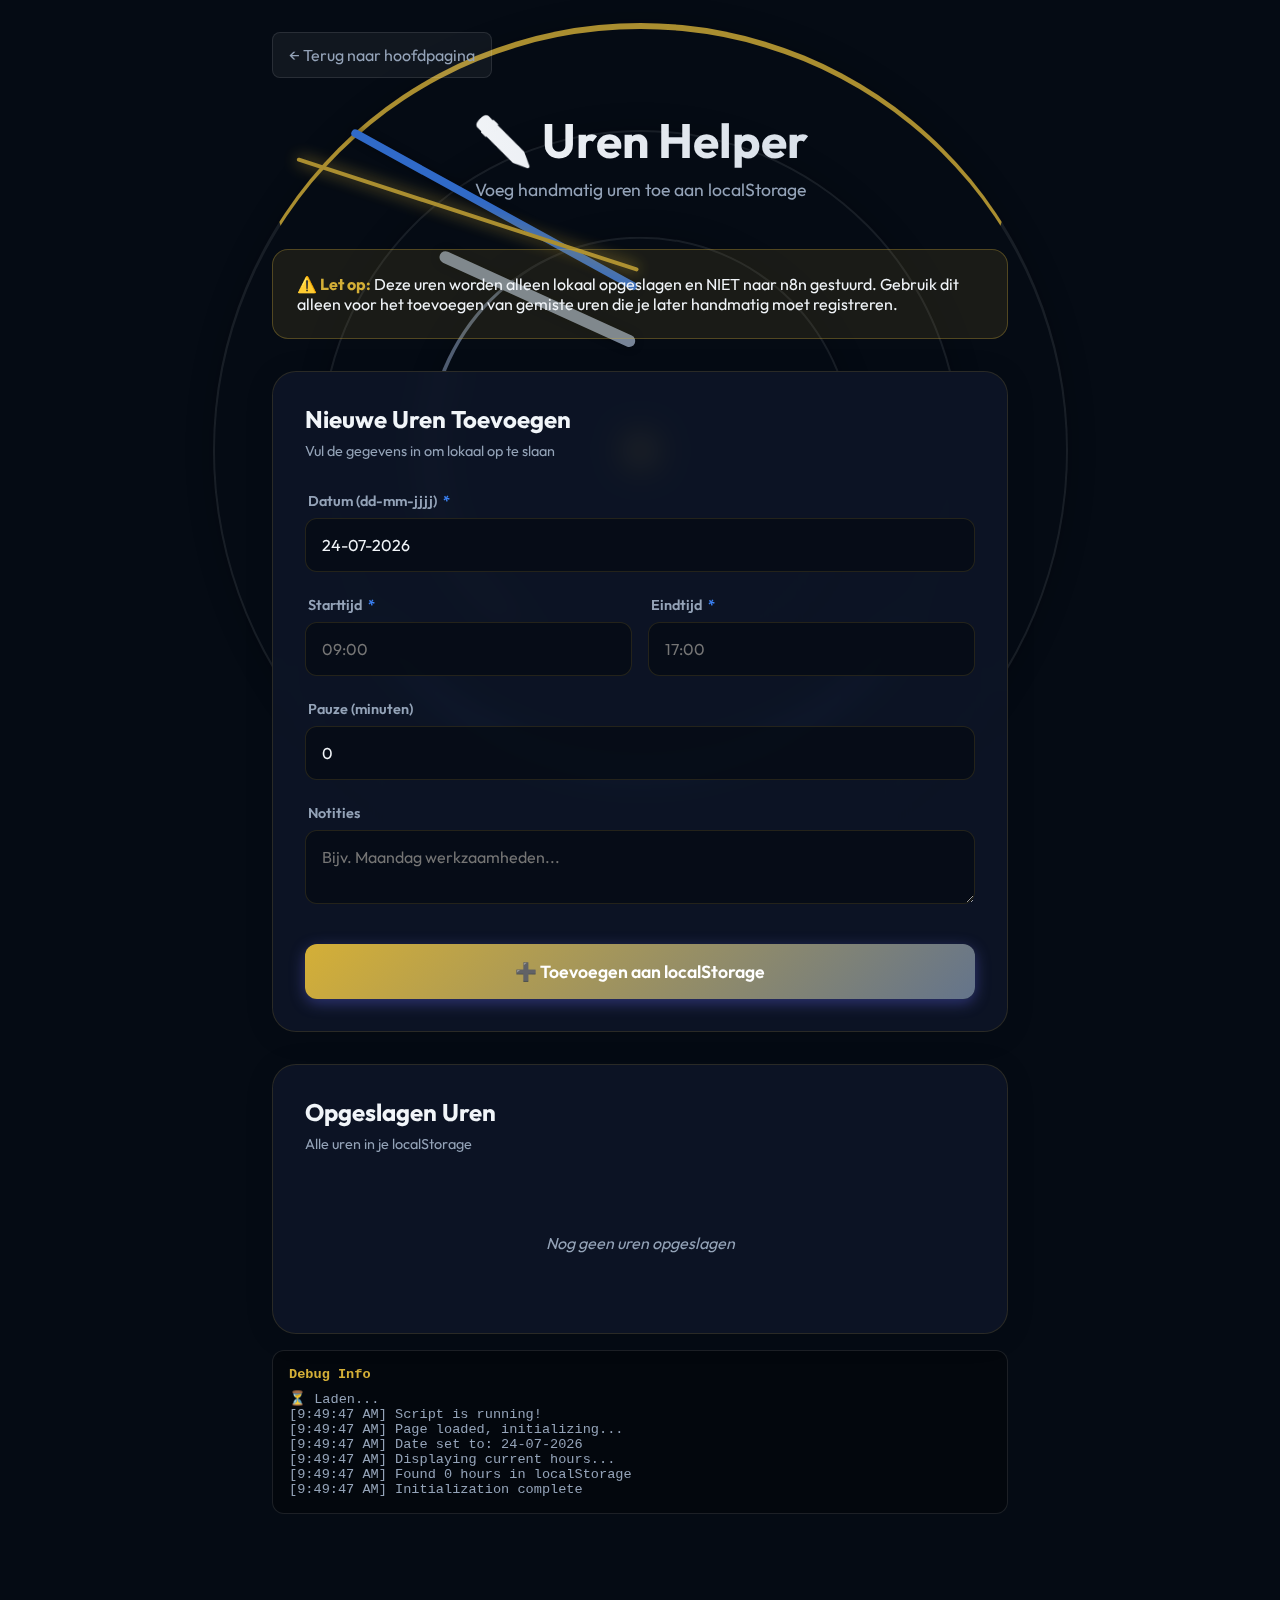
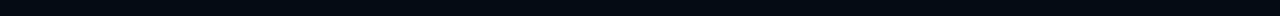
<file: hours-helper.html>
<!DOCTYPE html>
<html lang="nl">

<head>
    <meta charset="UTF-8">
    <meta name="viewport" content="width=device-width, initial-scale=1.0">
    <title>Uren Helper - Handmatig Toevoegen</title>
    <link rel="icon"
        href="data:image/svg+xml,<svg xmlns=%22http://www.w3.org/2000/svg%22 viewBox=%220 0 100 100%22><text y=%22.9em%22 font-size=%2290%22>✏️</text></svg>">
    <link rel="preconnect" href="https://fonts.googleapis.com">
    <link rel="preconnect" href="https://fonts.gstatic.com" crossorigin>
    <link href="https://fonts.googleapis.com/css2?family=Outfit:wght@300;400;600;700&display=swap" rel="stylesheet">
    <link rel="stylesheet" href="style.css?v=20251210">
    <style>
        /* Additional styles specific to helper page */
        .helper-container {
            max-width: 800px;
            margin: 0 auto;
        }

        .back-link {
            display: inline-flex;
            align-items: center;
            gap: 0.5rem;
            color: var(--text-secondary);
            text-decoration: none;
            padding: 0.75rem 1rem;
            border-radius: 8px;
            background: rgba(255, 255, 255, 0.05);
            border: 1px solid rgba(255, 255, 255, 0.1);
            transition: all 0.3s ease;
            margin-bottom: 2rem;
        }

        .back-link:hover {
            background: rgba(255, 255, 255, 0.1);
            color: var(--accent-primary);
            transform: translateX(-4px);
        }

        .info-banner {
            background: rgba(212, 175, 55, 0.1);
            border: 1px solid rgba(212, 175, 55, 0.3);
            border-radius: 16px;
            padding: 1.5rem;
            margin-bottom: 2rem;
            color: var(--text-primary);
        }

        .info-banner strong {
            color: var(--accent-primary);
        }

        .current-hours-section {
            margin-top: 2rem;
        }

        .hours-list {
            display: flex;
            flex-direction: column;
            gap: 1rem;
            max-height: 400px;
            overflow-y: auto;
            padding: 1rem 0;
        }

        .hour-item {
            background: rgba(255, 255, 255, 0.03);
            border: 1px solid rgba(255, 255, 255, 0.1);
            border-radius: 12px;
            padding: 1rem;
            color: var(--text-primary);
            font-size: 0.9rem;
            line-height: 1.6;
        }

        .hour-item strong {
            color: var(--accent-secondary);
        }

        .no-hours {
            text-align: center;
            color: var(--text-secondary);
            padding: 2rem;
            font-style: italic;
        }

        .debug-info {
            background: rgba(0, 0, 0, 0.3);
            border: 1px solid rgba(255, 255, 255, 0.1);
            border-radius: 12px;
            padding: 1rem;
            margin-top: 1rem;
            font-family: monospace;
            font-size: 0.85rem;
            color: var(--text-secondary);
            max-height: 200px;
            overflow-y: auto;
        }

        .debug-info h4 {
            color: var(--accent-primary);
            margin-bottom: 0.5rem;
        }
    </style>
</head>

<body>
    <div class="background-clock">
        <div class="clock-ring ring-1"></div>
        <div class="clock-ring ring-2"></div>
        <div class="clock-ring ring-3"></div>
        <div class="clock-center"></div>
        <div class="clock-hand hour"></div>
        <div class="clock-hand minute"></div>
        <div class="clock-hand second"></div>
    </div>

    <main class="container helper-container">
        <a href="index.html" class="back-link">
            ← Terug naar hoofdpagina
        </a>

        <header class="header">
            <h1>✏️ Uren Helper</h1>
            <p class="subtitle">Voeg handmatig uren toe aan localStorage</p>
        </header>

        <div class="info-banner">
            <strong>⚠️ Let op:</strong> Deze uren worden alleen lokaal opgeslagen en NIET naar n8n gestuurd. Gebruik dit
            alleen voor het toevoegen van gemiste uren die je later handmatig moet registreren.
        </div>

        <section class="card glass-panel">
            <div class="card-header">
                <div>
                    <h2>Nieuwe Uren Toevoegen</h2>
                    <p>Vul de gegevens in om lokaal op te slaan</p>
                </div>
            </div>

            <form id="hoursForm" class="form-group">
                <div class="input-group">
                    <label for="date">Datum (dd-mm-jjjj) <span class="required">*</span></label>
                    <input type="text" id="date" placeholder="10-12-2024" pattern="\d{2}-\d{2}-\d{4}" required>
                </div>

                <div class="input-row">
                    <div class="input-group">
                        <label for="startTime">Starttijd <span class="required">*</span></label>
                        <input type="text" id="startTime" name="startTime" placeholder="09:00"
                            pattern="[0-9]{2}:[0-9]{2}" title="Tijd in formaat UU:MM (bijv. 09:00)" required>
                    </div>
                    <div class="input-group">
                        <label for="endTime">Eindtijd <span class="required">*</span></label>
                        <input type="text" id="endTime" name="endTime" placeholder="17:00" pattern="[0-9]{2}:[0-9]{2}"
                            title="Tijd in formaat UU:MM (bijv. 17:00)" required>
                    </div>
                </div>

                <div class="input-group">
                    <label for="pause">Pauze (minuten)</label>
                    <input type="number" id="pause" name="pause" placeholder="30" min="0" value="0">
                </div>

                <div class="input-group">
                    <label for="notes">Notities</label>
                    <textarea id="notes" name="notes" placeholder="Bijv. Maandag werkzaamheden..." rows="2"></textarea>
                </div>

                <button type="submit" class="btn-primary" id="submitBtn">
                    <span class="btn-text">➕ Toevoegen aan localStorage</span>
                    <div class="loader hidden"></div>
                </button>
            </form>
        </section>

        <section class="card glass-panel current-hours-section">
            <div class="card-header">
                <div>
                    <h2>Opgeslagen Uren</h2>
                    <p>Alle uren in je localStorage</p>
                </div>
            </div>
            <div class="hours-list" id="hoursList">
                <div class="no-hours">Laden...</div>
            </div>
        </section>

        <div class="debug-info" id="debugInfo">
            <h4>Debug Info</h4>
            <div id="debugContent">⏳ Laden...</div>
        </div>
    </main>

    <div id="toast" class="toast hidden">
        <span id="toastMessage">Succesvol opgeslagen!</span>
    </div>

    <script>
        // Debug logging
        function debugLog(message) {
            try {
                const debugContent = document.getElementById('debugContent');
                const timestamp = new Date().toLocaleTimeString();
                if (debugContent) {
                    debugContent.innerHTML += `<br>[${timestamp}] ${message}`;
                }
                console.log(`[DEBUG] ${message}`);
            } catch (error) {
                console.error('Debug log error:', error);
            }
        }

        // Test immediately
        console.log('=== SCRIPT LOADED ===');
        debugLog('Script is running!');

        // Get week number (ISO 8601)
        function getWeekNumber(d) {
            d = new Date(Date.UTC(d.getFullYear(), d.getMonth(), d.getDate()));
            d.setUTCDate(d.getUTCDate() + 4 - (d.getUTCDay() || 7));
            var yearStart = new Date(Date.UTC(d.getUTCFullYear(), 0, 1));
            var weekNo = Math.ceil((((d - yearStart) / 86400000) + 1) / 7);
            return weekNo;
        }

        function generateUniqueId() {
            return `${Date.now()}-${Math.random().toString(36).substr(2, 9)}`;
        }

        function showToast(message, type = 'success') {
            const toast = document.getElementById('toast');
            const toastMsg = document.getElementById('toastMessage');

            toastMsg.textContent = message;
            toast.style.borderColor = type === 'success' ? 'var(--success)' : 'var(--error)';
            toast.style.color = type === 'success' ? 'var(--success)' : 'var(--error)';

            toast.classList.remove('hidden');

            setTimeout(() => {
                toast.classList.add('hidden');
            }, 4000);
        }

        function addHoursToLocalStorage(date, startTime, endTime, breakMinutes, notes) {
            debugLog(`Adding hours: ${date}, ${startTime}-${endTime}, break: ${breakMinutes}m`);

            // Parse date from dd-mm-yyyy
            const [day, month, year] = date.split('-');
            const isoDate = `${year}-${month}-${day}`;

            debugLog(`Converted date: ${isoDate}`);

            // Calculate week number
            const dateObj = new Date(year, month - 1, day);
            const weekNo = getWeekNumber(dateObj);

            debugLog(`Week number: ${weekNo}`);

            // Generate unique ID
            const id = generateUniqueId();

            // Create entry
            const entry = {
                'id': id,
                'Date': isoDate,
                'Week Number': weekNo,
                'Start Time': startTime,
                'End Time': endTime,
                'Break in minutes': parseInt(breakMinutes),
                'Notes': notes,
                'timestamp': new Date().toISOString()
            };

            debugLog(`Entry created with ID: ${id}`);

            // Get existing hours
            const existingData = localStorage.getItem('registeredHours');
            debugLog(`Existing localStorage data: ${existingData ? existingData.length + ' chars' : 'empty'}`);

            const hours = JSON.parse(existingData || '[]');
            debugLog(`Current hours count: ${hours.length}`);

            // Add to localStorage
            hours.push(entry);
            localStorage.setItem('registeredHours', JSON.stringify(hours));

            debugLog(`Saved! New hours count: ${hours.length}`);

            // Verify save
            const verification = localStorage.getItem('registeredHours');
            const verifyHours = JSON.parse(verification || '[]');
            debugLog(`Verification: ${verifyHours.length} hours in storage`);

            return entry;
        }

        function displayCurrentHours() {
            debugLog('Displaying current hours...');

            const hours = JSON.parse(localStorage.getItem('registeredHours') || '[]');
            const hoursList = document.getElementById('hoursList');

            debugLog(`Found ${hours.length} hours in localStorage`);

            if (hours.length === 0) {
                hoursList.innerHTML = '<div class="no-hours">Nog geen uren opgeslagen</div>';
                return;
            }

            // Sort by date (newest first)
            hours.sort((a, b) => new Date(b.Date) - new Date(a.Date));

            hoursList.innerHTML = hours.map(entry => {
                try {
                    // Validate entry has required fields
                    if (!entry['Start Time'] || !entry['End Time']) {
                        debugLog(`Skipping invalid entry: ${JSON.stringify(entry)}`);
                        return '';
                    }

                    const date = new Date(entry.Date);
                    const dateStr = date.toLocaleDateString('nl-NL', { weekday: 'short', day: 'numeric', month: 'short', year: 'numeric' });
                    const breakMins = entry['Break in minutes'] || 0;

                    // Calculate bruto hours
                    const [startHour, startMin] = entry['Start Time'].split(':').map(Number);
                    const [endHour, endMin] = entry['End Time'].split(':').map(Number);
                    const brutoMinutes = (endHour * 60 + endMin) - (startHour * 60 + startMin);
                    const brutoHours = Math.floor(brutoMinutes / 60);
                    const brutoMins = brutoMinutes % 60;

                    // Calculate netto hours
                    const nettoMinutes = brutoMinutes - breakMins;
                    const nettoHours = Math.floor(nettoMinutes / 60);
                    const nettoMins = nettoMinutes % 60;

                    return `
                        <div class="hour-item">
                            <strong>${dateStr}</strong> - Week ${entry['Week Number']}<br>
                            ${entry['Start Time']} - ${entry['End Time']} = ${brutoHours}u ${brutoMins}m bruto<br>
                            Pauze: ${breakMins}m | <strong>Netto: ${nettoHours}u ${nettoMins}m</strong><br>
                            ${entry.Notes ? `📝 ${entry.Notes}` : ''}
                        </div>
                    `;
                } catch (error) {
                    debugLog(`Error displaying entry: ${error.message}`);
                    console.error('Entry error:', entry, error);
                    return '';
                }
            }).filter(html => html !== '').join('');
        }

        // Form submission
        document.getElementById('hoursForm').addEventListener('submit', (e) => {
            e.preventDefault();

            const submitBtn = document.getElementById('submitBtn');
            const btnText = submitBtn.querySelector('.btn-text');
            const loader = submitBtn.querySelector('.loader');

            // Loading state
            submitBtn.disabled = true;
            btnText.classList.add('hidden');
            loader.classList.remove('hidden');

            try {
                const date = document.getElementById('date').value;
                const startTime = document.getElementById('startTime').value;
                const endTime = document.getElementById('endTime').value;
                const breakMinutes = document.getElementById('pause').value || 0;
                const notes = document.getElementById('notes').value;

                debugLog(`Form submitted with date: ${date}`);

                // Validate time logic
                const [startHour, startMin] = startTime.split(':').map(Number);
                const [endHour, endMin] = endTime.split(':').map(Number);
                const startMinutes = startHour * 60 + startMin;
                const endMinutes = endHour * 60 + endMin;

                if (endMinutes <= startMinutes) {
                    throw new Error('Eindtijd moet na starttijd zijn');
                }

                const entry = addHoursToLocalStorage(date, startTime, endTime, breakMinutes, notes);

                // Calculate worked hours for display
                const nettoMinutes = (endMinutes - startMinutes) - parseInt(breakMinutes);
                const hours = Math.floor(nettoMinutes / 60);
                const minutes = nettoMinutes % 60;

                showToast(`✅ Uren toegevoegd: ${date} (${hours}u ${minutes}m netto)`, 'success');

                // Reset form
                document.getElementById('hoursForm').reset();

                // Set default date to today
                const today = new Date();
                const dd = String(today.getDate()).padStart(2, '0');
                const mm = String(today.getMonth() + 1).padStart(2, '0');
                const yyyy = today.getFullYear();
                document.getElementById('date').value = `${dd}-${mm}-${yyyy}`;

                // Refresh list
                displayCurrentHours();
            } catch (error) {
                debugLog(`ERROR: ${error.message}`);
                showToast('❌ Fout: ' + error.message, 'error');
            } finally {
                // Reset button state
                submitBtn.disabled = false;
                btnText.classList.remove('hidden');
                loader.classList.add('hidden');
            }
        });

        // Clock animation (reuse from main page)
        function startClock() {
            const hourHand = document.querySelector('.clock-hand.hour');
            const minuteHand = document.querySelector('.clock-hand.minute');
            const secondHand = document.querySelector('.clock-hand.second');

            function update() {
                const now = new Date();
                const seconds = now.getSeconds();
                const minutes = now.getMinutes();
                const hours = now.getHours();

                const secondDeg = ((seconds / 60) * 360);
                const minuteDeg = ((minutes / 60) * 360) + ((seconds / 60) * 6);
                const hourDeg = ((hours / 12) * 360) + ((minutes / 60) * 30);

                if (secondHand) secondHand.style.transform = `translate(-50%, -50%) rotate(${secondDeg}deg)`;
                if (minuteHand) minuteHand.style.transform = `translate(-50%, -50%) rotate(${minuteDeg}deg)`;
                if (hourHand) hourHand.style.transform = `translate(-50%, -50%) rotate(${hourDeg}deg)`;

                requestAnimationFrame(update);
            }

            requestAnimationFrame(update);
        }

        // Initialize function
        function initializePage() {
            console.log('=== INITIALIZING PAGE ===');
            debugLog('Page loaded, initializing...');

            // Set default date to today
            const today = new Date();
            const dd = String(today.getDate()).padStart(2, '0');
            const mm = String(today.getMonth() + 1).padStart(2, '0');
            const yyyy = today.getFullYear();
            const dateInput = document.getElementById('date');
            if (dateInput) {
                dateInput.value = `${dd}-${mm}-${yyyy}`;
                debugLog(`Date set to: ${dd}-${mm}-${yyyy}`);
            } else {
                debugLog('ERROR: Date input not found!');
            }

            // Display current hours
            displayCurrentHours();

            // Start clock
            startClock();

            debugLog('Initialization complete');
        }

        // Try multiple initialization methods
        if (document.readyState === 'loading') {
            document.addEventListener('DOMContentLoaded', initializePage);
        } else {
            // DOM already loaded
            initializePage();
        }

        // Fallback - also try after a short delay
        setTimeout(() => {
            if (!document.getElementById('date').value) {
                console.log('Fallback initialization...');
                initializePage();
            }
        }, 500);
    </script>
</body>

</html>
</file>
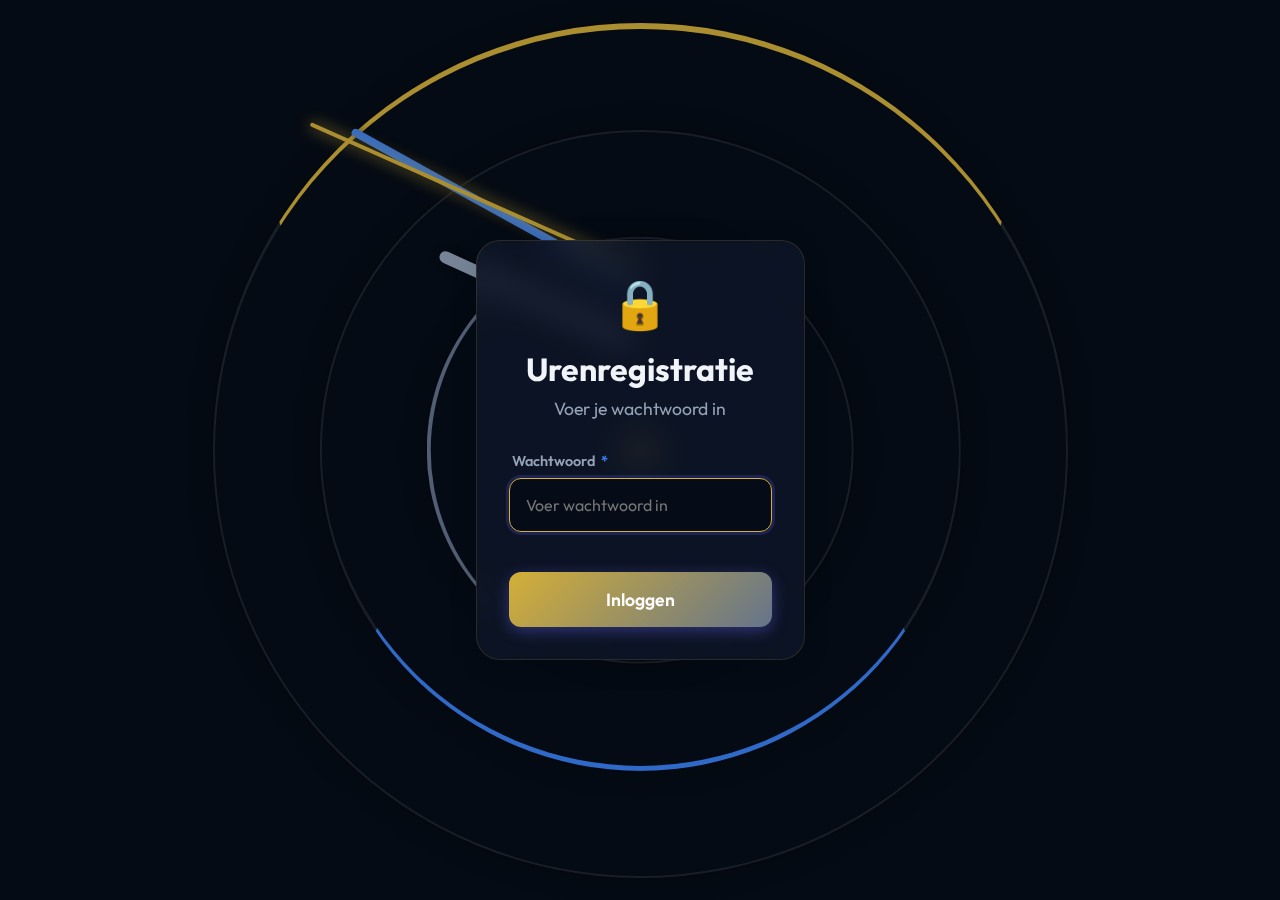
<file: login.html>
<!DOCTYPE html>
<html lang="nl">

<head>
    <meta charset="UTF-8">
    <meta name="viewport" content="width=device-width, initial-scale=1.0">
    <title>Login - Urenregistratie</title>
    <link rel="icon"
        href="data:image/svg+xml,<svg xmlns=%22http://www.w3.org/2000/svg%22 viewBox=%220 0 100 100%22><text y=%22.9em%22 font-size=%2290%22>⏰</text></svg>">
    <link rel="preconnect" href="https://fonts.googleapis.com">
    <link rel="preconnect" href="https://fonts.gstatic.com" crossorigin>
    <link href="https://fonts.googleapis.com/css2?family=Outfit:wght@300;400;600;700&display=swap" rel="stylesheet">
    <link rel="stylesheet" href="style.css">
    <style>
        .login-container {
            display: flex;
            justify-content: center;
            align-items: center;
            min-height: 100vh;
            padding: 20px;
        }

        .login-card {
            max-width: 400px;
            width: 100%;
        }

        .login-header {
            text-align: center;
            margin-bottom: 2rem;
        }

        .login-header h1 {
            font-size: 2rem;
            margin-bottom: 0.5rem;
        }

        .lock-icon {
            font-size: 3rem;
            margin-bottom: 1rem;
        }

        .error-message {
            background: rgba(255, 76, 76, 0.1);
            border: 1px solid var(--error);
            color: var(--error);
            padding: 1rem;
            border-radius: 12px;
            margin-bottom: 1rem;
            display: none;
        }

        .error-message.show {
            display: block;
        }
    </style>
</head>

<body>
    <div class="background-clock">
        <div class="clock-ring ring-1"></div>
        <div class="clock-ring ring-2"></div>
        <div class="clock-ring ring-3"></div>
        <div class="clock-center"></div>
        <div class="clock-hand hour"></div>
        <div class="clock-hand minute"></div>
        <div class="clock-hand second"></div>
    </div>

    <div class="login-container">
        <section class="card glass-panel login-card">
            <div class="login-header">
                <div class="lock-icon">🔒</div>
                <h1>Urenregistratie</h1>
                <p class="subtitle">Voer je wachtwoord in</p>
            </div>

            <div id="errorMessage" class="error-message">
                Onjuist wachtwoord. Probeer het opnieuw.
            </div>

            <form id="loginForm" class="form-group">
                <div class="input-group">
                    <label for="password">Wachtwoord <span class="required">*</span></label>
                    <input type="password" id="password" name="password" placeholder="Voer wachtwoord in" required
                        autofocus>
                </div>

                <button type="submit" class="btn-primary" id="loginBtn">
                    <span class="btn-text">Inloggen</span>
                    <div class="loader hidden"></div>
                </button>
            </form>
        </section>
    </div>

    <script>
        // Start the clock animation
        function startClock() {
            const hourHand = document.querySelector('.clock-hand.hour');
            const minuteHand = document.querySelector('.clock-hand.minute');
            const secondHand = document.querySelector('.clock-hand.second');

            function update() {
                const now = new Date();
                const seconds = now.getSeconds();
                const minutes = now.getMinutes();
                const hours = now.getHours();

                const secondDeg = ((seconds / 60) * 360);
                const minuteDeg = ((minutes / 60) * 360) + ((seconds / 60) * 6);
                const hourDeg = ((hours / 12) * 360) + ((minutes / 60) * 30);

                if (secondHand) secondHand.style.transform = `translate(-50%, -50%) rotate(${secondDeg}deg)`;
                if (minuteHand) minuteHand.style.transform = `translate(-50%, -50%) rotate(${minuteDeg}deg)`;
                if (hourHand) hourHand.style.transform = `translate(-50%, -50%) rotate(${hourDeg}deg)`;

                requestAnimationFrame(update);
            }

            requestAnimationFrame(update);
        }

        startClock();

        // SECURITY CONFIGURATION
        // To set your password:
        // 1. Go to: https://emn178.github.io/online-tools/sha256.html
        // 2. Enter your desired password
        // 3. Copy the SHA-256 hash
        // 4. Replace the hash below with your hash
        const PASSWORD_HASH = '17b7d2ccaa88c077ef6959960c3c57fce8a02b28fad5022d6d9c871dc39b4100';

        // Session duration in milliseconds (24 hours)
        const SESSION_DURATION = 24 * 60 * 60 * 1000;

        // Check if already logged in
        const session = sessionStorage.getItem('auth_session');
        if (session) {
            const sessionData = JSON.parse(session);
            const now = new Date().getTime();

            if (now < sessionData.expires) {
                // Valid session, redirect to main page
                window.location.href = 'index.html';
            } else {
                // Expired session
                sessionStorage.removeItem('auth_session');
            }
        }

        // Handle login form
        document.getElementById('loginForm').addEventListener('submit', async (e) => {
            e.preventDefault();

            const password = document.getElementById('password').value;
            const errorMessage = document.getElementById('errorMessage');
            const loginBtn = document.getElementById('loginBtn');
            const btnText = loginBtn.querySelector('.btn-text');
            const loader = loginBtn.querySelector('.loader');

            // Show loading state
            loginBtn.disabled = true;
            btnText.classList.add('hidden');
            loader.classList.remove('hidden');
            errorMessage.classList.remove('show');

            try {
                // Hash the password using SHA-256
                const hashBuffer = await crypto.subtle.digest('SHA-256', new TextEncoder().encode(password));
                const hashArray = Array.from(new Uint8Array(hashBuffer));
                const hashHex = hashArray.map(b => b.toString(16).padStart(2, '0')).join('');

                // Verify password
                if (hashHex === PASSWORD_HASH) {
                    // Create session
                    const sessionData = {
                        expires: new Date().getTime() + SESSION_DURATION,
                        timestamp: new Date().toISOString()
                    };
                    sessionStorage.setItem('auth_session', JSON.stringify(sessionData));

                    // Redirect to main page
                    window.location.href = 'index.html';
                } else {
                    // Invalid password
                    errorMessage.classList.add('show');
                    document.getElementById('password').value = '';
                    document.getElementById('password').focus();
                }
            } catch (error) {
                console.error('Login error:', error);
                errorMessage.textContent = 'Er is een fout opgetreden. Probeer het opnieuw.';
                errorMessage.classList.add('show');
            } finally {
                // Reset button state
                loginBtn.disabled = false;
                btnText.classList.remove('hidden');
                loader.classList.add('hidden');
            }
        });
    </script>
</body>

</html>
</file>
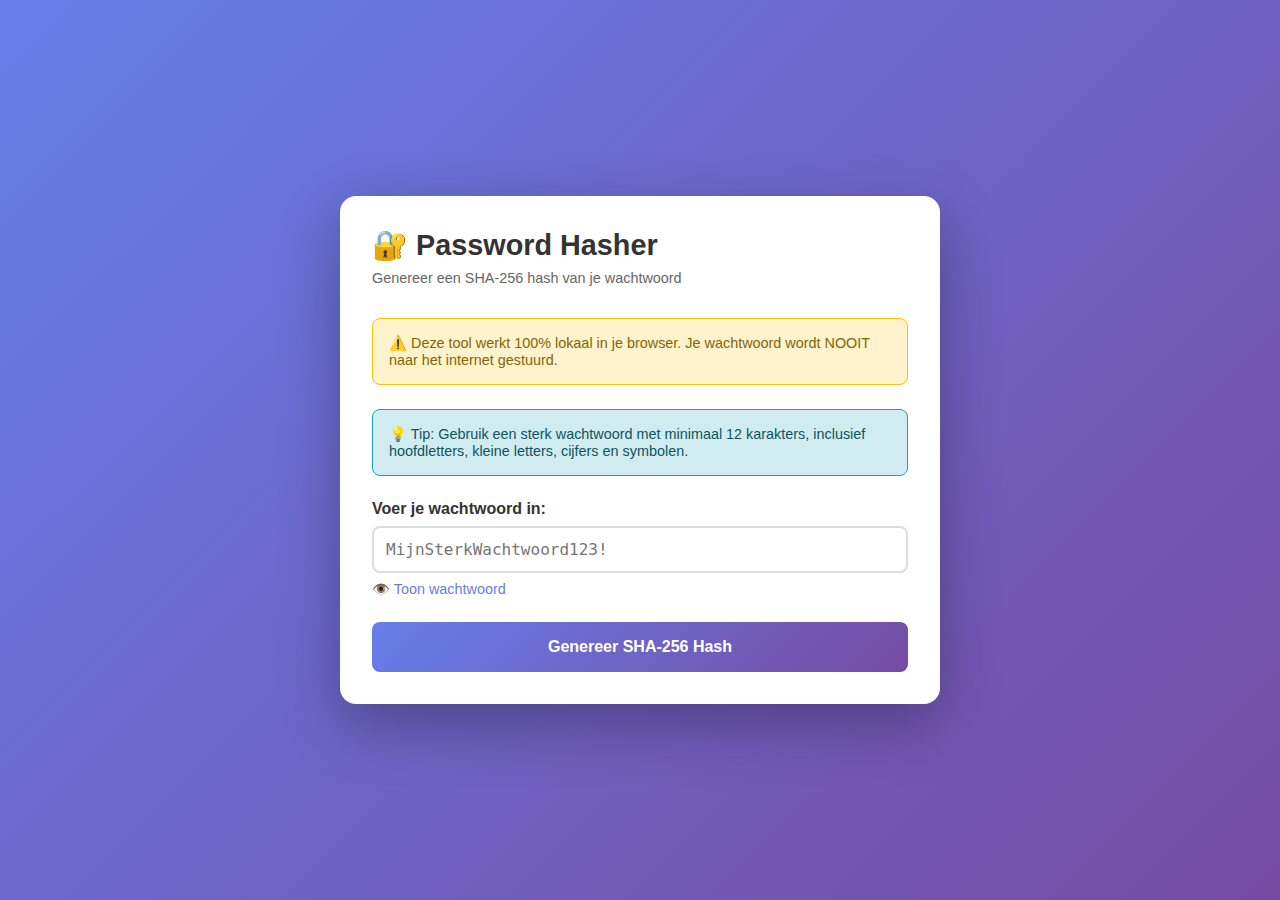
<file: password-hasher.html>
<!DOCTYPE html>
<html lang="nl">
<head>
    <meta charset="UTF-8">
    <meta name="viewport" content="width=device-width, initial-scale=1.0">
    <title>Password Hasher - Lokale Tool</title>
    <style>
        * {
            margin: 0;
            padding: 0;
            box-sizing: border-box;
        }

        body {
            font-family: -apple-system, BlinkMacSystemFont, 'Segoe UI', Roboto, sans-serif;
            background: linear-gradient(135deg, #667eea 0%, #764ba2 100%);
            min-height: 100vh;
            display: flex;
            align-items: center;
            justify-content: center;
            padding: 20px;
        }

        .container {
            background: white;
            border-radius: 16px;
            padding: 2rem;
            max-width: 600px;
            width: 100%;
            box-shadow: 0 20px 60px rgba(0,0,0,0.3);
        }

        h1 {
            color: #333;
            margin-bottom: 0.5rem;
            font-size: 1.8rem;
        }

        .subtitle {
            color: #666;
            margin-bottom: 2rem;
            font-size: 0.9rem;
        }

        .warning {
            background: #fff3cd;
            border: 1px solid #ffc107;
            color: #856404;
            padding: 1rem;
            border-radius: 8px;
            margin-bottom: 1.5rem;
            font-size: 0.9rem;
        }

        .info {
            background: #d1ecf1;
            border: 1px solid #17a2b8;
            color: #0c5460;
            padding: 1rem;
            border-radius: 8px;
            margin-bottom: 1.5rem;
            font-size: 0.9rem;
        }

        label {
            display: block;
            margin-bottom: 0.5rem;
            color: #333;
            font-weight: 600;
        }

        input[type="password"],
        input[type="text"],
        textarea {
            width: 100%;
            padding: 0.75rem;
            border: 2px solid #ddd;
            border-radius: 8px;
            font-size: 1rem;
            font-family: monospace;
            transition: border-color 0.3s;
        }

        input:focus,
        textarea:focus {
            outline: none;
            border-color: #667eea;
        }

        .input-group {
            margin-bottom: 1.5rem;
        }

        button {
            background: linear-gradient(135deg, #667eea 0%, #764ba2 100%);
            color: white;
            border: none;
            padding: 1rem 2rem;
            border-radius: 8px;
            font-size: 1rem;
            font-weight: 600;
            cursor: pointer;
            width: 100%;
            transition: transform 0.2s, box-shadow 0.2s;
        }

        button:hover {
            transform: translateY(-2px);
            box-shadow: 0 4px 12px rgba(102, 126, 234, 0.4);
        }

        button:active {
            transform: translateY(0);
        }

        .result {
            display: none;
            margin-top: 1.5rem;
        }

        .result.show {
            display: block;
        }

        .hash-output {
            background: #f8f9fa;
            padding: 1rem;
            border-radius: 8px;
            word-break: break-all;
            font-family: monospace;
            font-size: 0.9rem;
            margin-top: 0.5rem;
            border: 2px solid #28a745;
        }

        .copy-btn {
            background: #28a745;
            margin-top: 1rem;
            padding: 0.75rem;
        }

        .copy-btn:hover {
            box-shadow: 0 4px 12px rgba(40, 167, 69, 0.4);
        }

        .success-msg {
            background: #d4edda;
            border: 1px solid #28a745;
            color: #155724;
            padding: 0.75rem;
            border-radius: 8px;
            margin-top: 1rem;
            text-align: center;
            display: none;
        }

        .success-msg.show {
            display: block;
        }

        .toggle-password {
            margin-top: 0.5rem;
            font-size: 0.9rem;
            color: #667eea;
            cursor: pointer;
            user-select: none;
        }

        .toggle-password:hover {
            text-decoration: underline;
        }
    </style>
</head>
<body>
    <div class="container">
        <h1>🔐 Password Hasher</h1>
        <p class="subtitle">Genereer een SHA-256 hash van je wachtwoord</p>

        <div class="warning">
            ⚠️ Deze tool werkt 100% lokaal in je browser. Je wachtwoord wordt NOOIT naar het internet gestuurd.
        </div>

        <div class="info">
            💡 Tip: Gebruik een sterk wachtwoord met minimaal 12 karakters, inclusief hoofdletters, kleine letters, cijfers en symbolen.
        </div>

        <div class="input-group">
            <label for="password">Voer je wachtwoord in:</label>
            <input type="password" id="password" placeholder="MijnSterkWachtwoord123!" autocomplete="off">
            <div class="toggle-password" onclick="togglePassword()">👁️ Toon wachtwoord</div>
        </div>

        <button onclick="generateHash()">Genereer SHA-256 Hash</button>

        <div class="result" id="result">
            <label>Je SHA-256 Hash:</label>
            <div class="hash-output" id="hashOutput"></div>
            <button class="copy-btn" onclick="copyHash()">📋 Kopieer Hash</button>
            <div class="success-msg" id="successMsg">✅ Hash gekopieerd naar klembord!</div>

            <div class="info" style="margin-top: 1.5rem;">
                <strong>Volgende stappen:</strong><br>
                1. Kopieer de hash hierboven<br>
                2. Open <code>login.html</code> in een teksteditor<br>
                3. Zoek naar: <code>const PASSWORD_HASH = 'YOUR_PASSWORD_HASH_HERE';</code><br>
                4. Vervang <code>YOUR_PASSWORD_HASH_HERE</code> met je hash (tussen de quotes)<br>
                5. Sla het bestand op
            </div>
        </div>
    </div>

    <script>
        let generatedHash = '';

        function togglePassword() {
            const passwordInput = document.getElementById('password');
            const toggleText = document.querySelector('.toggle-password');

            if (passwordInput.type === 'password') {
                passwordInput.type = 'text';
                toggleText.textContent = '🙈 Verberg wachtwoord';
            } else {
                passwordInput.type = 'password';
                toggleText.textContent = '👁️ Toon wachtwoord';
            }
        }

        async function generateHash() {
            const password = document.getElementById('password').value;

            if (!password) {
                alert('Voer eerst een wachtwoord in!');
                return;
            }

            if (password.length < 8) {
                if (!confirm('Je wachtwoord is korter dan 8 karakters. Dit is niet erg veilig. Wil je toch doorgaan?')) {
                    return;
                }
            }

            // Generate SHA-256 hash
            const encoder = new TextEncoder();
            const data = encoder.encode(password);
            const hashBuffer = await crypto.subtle.digest('SHA-256', data);
            const hashArray = Array.from(new Uint8Array(hashBuffer));
            const hashHex = hashArray.map(b => b.toString(16).padStart(2, '0')).join('');

            generatedHash = hashHex;

            // Show result
            document.getElementById('hashOutput').textContent = hashHex;
            document.getElementById('result').classList.add('show');
            document.getElementById('successMsg').classList.remove('show');
        }

        async function copyHash() {
            try {
                await navigator.clipboard.writeText(generatedHash);
                document.getElementById('successMsg').classList.add('show');
                setTimeout(() => {
                    document.getElementById('successMsg').classList.remove('show');
                }, 3000);
            } catch (err) {
                // Fallback for older browsers
                const textArea = document.createElement('textarea');
                textArea.value = generatedHash;
                document.body.appendChild(textArea);
                textArea.select();
                document.execCommand('copy');
                document.body.removeChild(textArea);
                document.getElementById('successMsg').classList.add('show');
                setTimeout(() => {
                    document.getElementById('successMsg').classList.remove('show');
                }, 3000);
            }
        }

        // Allow Enter key to generate hash
        document.getElementById('password').addEventListener('keypress', function(e) {
            if (e.key === 'Enter') {
                generateHash();
            }
        });
    </script>
</body>
</html>
</file>
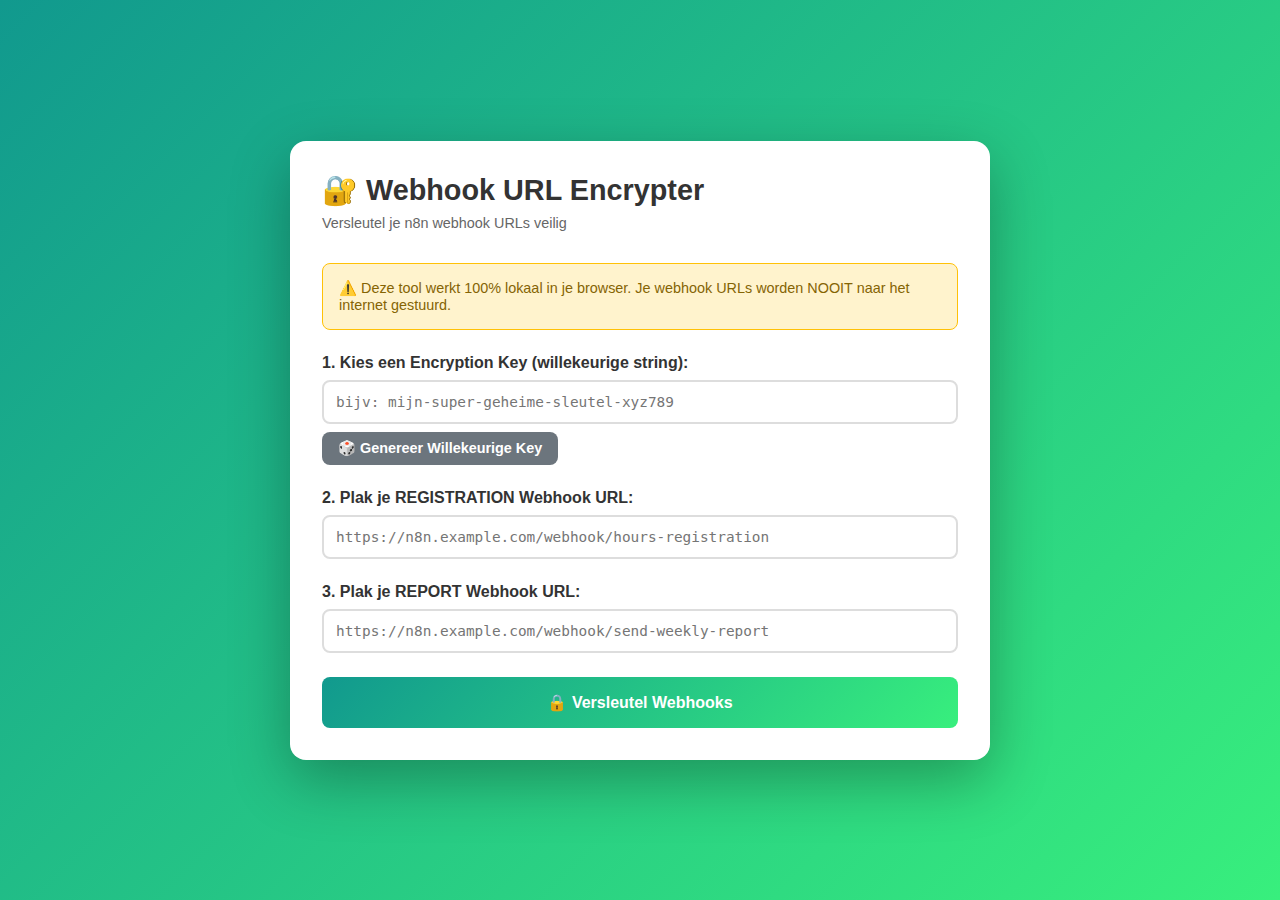
<file: webhook-encrypter.html>
<!DOCTYPE html>
<html lang="nl">
<head>
    <meta charset="UTF-8">
    <meta name="viewport" content="width=device-width, initial-scale=1.0">
    <title>Webhook Encrypter - Lokale Tool</title>
    <style>
        * {
            margin: 0;
            padding: 0;
            box-sizing: border-box;
        }

        body {
            font-family: -apple-system, BlinkMacSystemFont, 'Segoe UI', Roboto, sans-serif;
            background: linear-gradient(135deg, #11998e 0%, #38ef7d 100%);
            min-height: 100vh;
            display: flex;
            align-items: center;
            justify-content: center;
            padding: 20px;
        }

        .container {
            background: white;
            border-radius: 16px;
            padding: 2rem;
            max-width: 700px;
            width: 100%;
            box-shadow: 0 20px 60px rgba(0,0,0,0.3);
        }

        h1 {
            color: #333;
            margin-bottom: 0.5rem;
            font-size: 1.8rem;
        }

        .subtitle {
            color: #666;
            margin-bottom: 2rem;
            font-size: 0.9rem;
        }

        .warning {
            background: #fff3cd;
            border: 1px solid #ffc107;
            color: #856404;
            padding: 1rem;
            border-radius: 8px;
            margin-bottom: 1.5rem;
            font-size: 0.9rem;
        }

        .info {
            background: #d1ecf1;
            border: 1px solid #17a2b8;
            color: #0c5460;
            padding: 1rem;
            border-radius: 8px;
            margin-bottom: 1.5rem;
            font-size: 0.9rem;
        }

        label {
            display: block;
            margin-bottom: 0.5rem;
            color: #333;
            font-weight: 600;
        }

        input[type="text"],
        input[type="password"] {
            width: 100%;
            padding: 0.75rem;
            border: 2px solid #ddd;
            border-radius: 8px;
            font-size: 0.9rem;
            font-family: monospace;
            transition: border-color 0.3s;
        }

        input:focus {
            outline: none;
            border-color: #11998e;
        }

        .input-group {
            margin-bottom: 1.5rem;
        }

        button {
            background: linear-gradient(135deg, #11998e 0%, #38ef7d 100%);
            color: white;
            border: none;
            padding: 1rem 2rem;
            border-radius: 8px;
            font-size: 1rem;
            font-weight: 600;
            cursor: pointer;
            width: 100%;
            transition: transform 0.2s, box-shadow 0.2s;
        }

        button:hover {
            transform: translateY(-2px);
            box-shadow: 0 4px 12px rgba(17, 153, 142, 0.4);
        }

        button:active {
            transform: translateY(0);
        }

        .result {
            display: none;
            margin-top: 1.5rem;
            padding: 1.5rem;
            background: #f8f9fa;
            border-radius: 8px;
            border: 2px solid #28a745;
        }

        .result.show {
            display: block;
        }

        .output-item {
            margin-bottom: 1.5rem;
        }

        .output-item:last-child {
            margin-bottom: 0;
        }

        .output-label {
            font-weight: 600;
            color: #333;
            margin-bottom: 0.5rem;
            font-size: 0.9rem;
        }

        .output-value {
            background: white;
            padding: 0.75rem;
            border-radius: 6px;
            font-family: monospace;
            font-size: 0.85rem;
            word-break: break-all;
            border: 1px solid #ddd;
        }

        .copy-btn {
            background: #28a745;
            margin-top: 0.5rem;
            padding: 0.5rem 1rem;
            font-size: 0.9rem;
        }

        .copy-btn:hover {
            box-shadow: 0 4px 12px rgba(40, 167, 69, 0.4);
        }

        .success-msg {
            background: #d4edda;
            border: 1px solid #28a745;
            color: #155724;
            padding: 0.5rem;
            border-radius: 6px;
            margin-top: 0.5rem;
            text-align: center;
            font-size: 0.85rem;
            display: none;
        }

        .success-msg.show {
            display: block;
        }

        .code-block {
            background: #282c34;
            color: #abb2bf;
            padding: 1rem;
            border-radius: 8px;
            font-family: 'Courier New', monospace;
            font-size: 0.85rem;
            margin-top: 1rem;
            overflow-x: auto;
        }

        .code-keyword {
            color: #c678dd;
        }

        .code-string {
            color: #98c379;
        }

        .code-comment {
            color: #5c6370;
        }

        .random-key-btn {
            background: #6c757d;
            margin-top: 0.5rem;
            padding: 0.5rem 1rem;
            font-size: 0.9rem;
            width: auto;
            display: inline-block;
        }

        .random-key-btn:hover {
            box-shadow: 0 4px 12px rgba(108, 117, 125, 0.4);
        }
    </style>
</head>
<body>
    <div class="container">
        <h1>🔐 Webhook URL Encrypter</h1>
        <p class="subtitle">Versleutel je n8n webhook URLs veilig</p>

        <div class="warning">
            ⚠️ Deze tool werkt 100% lokaal in je browser. Je webhook URLs worden NOOIT naar het internet gestuurd.
        </div>

        <div class="input-group">
            <label for="encryptionKey">1. Kies een Encryption Key (willekeurige string):</label>
            <input type="text" id="encryptionKey" placeholder="bijv: mijn-super-geheime-sleutel-xyz789">
            <button class="random-key-btn" onclick="generateRandomKey()">🎲 Genereer Willekeurige Key</button>
        </div>

        <div class="input-group">
            <label for="registrationWebhook">2. Plak je REGISTRATION Webhook URL:</label>
            <input type="text" id="registrationWebhook" placeholder="https://n8n.example.com/webhook/hours-registration">
        </div>

        <div class="input-group">
            <label for="reportWebhook">3. Plak je REPORT Webhook URL:</label>
            <input type="text" id="reportWebhook" placeholder="https://n8n.example.com/webhook/send-weekly-report">
        </div>

        <button onclick="encryptWebhooks()">🔒 Versleutel Webhooks</button>

        <div class="result" id="result">
            <h3 style="margin-bottom: 1rem; color: #28a745;">✅ Versleuteling Voltooid!</h3>

            <div class="output-item">
                <div class="output-label">ENCRYPTION_KEY:</div>
                <div class="output-value" id="keyOutput"></div>
                <button class="copy-btn" onclick="copyToClipboard('keyOutput', 'keySuccess')">📋 Kopieer</button>
                <div class="success-msg" id="keySuccess">✅ Gekopieerd!</div>
            </div>

            <div class="output-item">
                <div class="output-label">REGISTRATION_WEBHOOK_ENC:</div>
                <div class="output-value" id="regOutput"></div>
                <button class="copy-btn" onclick="copyToClipboard('regOutput', 'regSuccess')">📋 Kopieer</button>
                <div class="success-msg" id="regSuccess">✅ Gekopieerd!</div>
            </div>

            <div class="output-item">
                <div class="output-label">REPORT_WEBHOOK_ENC:</div>
                <div class="output-value" id="repOutput"></div>
                <button class="copy-btn" onclick="copyToClipboard('repOutput', 'repSuccess')">📋 Kopieer</button>
                <div class="success-msg" id="repSuccess">✅ Gekopieerd!</div>
            </div>

            <div class="info" style="margin-top: 1.5rem; margin-bottom: 0;">
                <strong>Volgende stappen:</strong><br>
                1. Open <code>script.js</code> in een teksteditor<br>
                2. Zoek naar de <code>CONFIG</code> sectie (bovenaan het bestand)<br>
                3. Vervang de volgende waarden met de outputs hierboven:<br>
                <div class="code-block">
<span class="code-keyword">const</span> CONFIG = {
    ENCRYPTION_KEY: <span class="code-string">'[plak ENCRYPTION_KEY hier]'</span>,
    REGISTRATION_WEBHOOK_ENC: <span class="code-string">'[plak REGISTRATION_WEBHOOK_ENC hier]'</span>,
    REPORT_WEBHOOK_ENC: <span class="code-string">'[plak REPORT_WEBHOOK_ENC hier]'</span>
};
                </div>
                4. Sla <code>script.js</code> op
            </div>
        </div>
    </div>

    <script>
        function generateRandomKey() {
            const chars = 'ABCDEFGHIJKLMNOPQRSTUVWXYZabcdefghijklmnopqrstuvwxyz0123456789-_';
            let key = '';
            for (let i = 0; i < 32; i++) {
                key += chars.charAt(Math.floor(Math.random() * chars.length));
            }
            document.getElementById('encryptionKey').value = key;
        }

        function encryptString(str, key) {
            let encrypted = '';
            for (let i = 0; i < str.length; i++) {
                encrypted += String.fromCharCode(str.charCodeAt(i) ^ key.charCodeAt(i % key.length));
            }
            return btoa(encrypted);
        }

        function encryptWebhooks() {
            const key = document.getElementById('encryptionKey').value.trim();
            const regWebhook = document.getElementById('registrationWebhook').value.trim();
            const repWebhook = document.getElementById('reportWebhook').value.trim();

            // Validation
            if (!key) {
                alert('Voer een encryption key in!');
                return;
            }

            if (key.length < 16) {
                if (!confirm('Je encryption key is korter dan 16 karakters. Dit is minder veilig. Doorgaan?')) {
                    return;
                }
            }

            if (!regWebhook || !regWebhook.startsWith('http')) {
                alert('Voer een geldige registration webhook URL in (moet beginnen met http)!');
                return;
            }

            if (!repWebhook || !repWebhook.startsWith('http')) {
                alert('Voer een geldige report webhook URL in (moet beginnen met http)!');
                return;
            }

            // Encrypt
            const encryptedReg = encryptString(regWebhook, key);
            const encryptedRep = encryptString(repWebhook, key);

            // Display results
            document.getElementById('keyOutput').textContent = key;
            document.getElementById('regOutput').textContent = encryptedReg;
            document.getElementById('repOutput').textContent = encryptedRep;

            document.getElementById('result').classList.add('show');

            // Scroll to result
            document.getElementById('result').scrollIntoView({ behavior: 'smooth', block: 'nearest' });
        }

        async function copyToClipboard(elementId, successId) {
            const text = document.getElementById(elementId).textContent;
            const successMsg = document.getElementById(successId);

            try {
                await navigator.clipboard.writeText(text);
                successMsg.classList.add('show');
                setTimeout(() => {
                    successMsg.classList.remove('show');
                }, 2000);
            } catch (err) {
                // Fallback
                const textArea = document.createElement('textarea');
                textArea.value = text;
                document.body.appendChild(textArea);
                textArea.select();
                document.execCommand('copy');
                document.body.removeChild(textArea);
                successMsg.classList.add('show');
                setTimeout(() => {
                    successMsg.classList.remove('show');
                }, 2000);
            }
        }
    </script>
</body>
</html>
</file>
<file: style.css>
:root {
    --bg-color: #050b14;
    --text-primary: #f1f5f9;
    --text-secondary: #94a3b8;
    --accent-primary: #d4af37;
    /* Gold */
    --accent-secondary: #3b82f6;
    /* Blue */
    --accent-tertiary: #64748b;
    /* Slate */
    --glass-bg: rgba(15, 23, 42, 0.75);
    --glass-border: rgba(212, 175, 55, 0.15);
    /* Subtle Gold Border */
    --input-bg: rgba(5, 11, 20, 0.8);
    --success: #10b981;
    --error: #ef4444;
}

* {
    margin: 0;
    padding: 0;
    box-sizing: border-box;
}

html,
body {
    overflow-x: hidden;
    width: 100%;
}

body {
    font-family: 'Outfit', sans-serif;
    background-color: var(--bg-color);
    color: var(--text-primary);
    min-height: 100vh;
    position: relative;
    display: block;
    /* Default to block for safe scrolling on mobile */
}

@media (min-width: 769px) {
    body {
        display: flex;
        justify-content: center;
        align-items: center;
    }
}

/* Background Clock */
.background-clock {
    position: fixed;
    top: 50%;
    left: 50%;
    transform: translate(-50%, -50%);
    width: 95vh;
    /* Increased size */
    height: 95vh;
    /* Increased size */
    z-index: -1;
    opacity: 0.8;
    /* Increased opacity significantly */
    pointer-events: none;
    max-width: 100vw;
    /* Prevent overflow on desktop if window is narrow */
    max-height: 100vh;
}


.clock-ring {
    position: absolute;
    top: 50%;
    left: 50%;
    transform: translate(-50%, -50%);
    border-radius: 50%;
    border: 2px solid rgba(255, 255, 255, 0.1);
    /* Thicker base border */
    box-shadow: 0 0 30px rgba(0, 0, 0, 0.3);
}

.ring-1 {
    width: 100%;
    height: 100%;
    border-top: 6px solid var(--accent-primary);
    /* Much thicker */
    animation: spin 60s linear infinite;
}

.ring-2 {
    width: 75%;
    height: 75%;
    border-bottom: 5px solid var(--accent-secondary);
    /* Much thicker */
    animation: spin 45s linear infinite reverse;
}

.ring-3 {
    width: 50%;
    height: 50%;
    border-left: 4px solid var(--accent-tertiary);
    /* Much thicker */
    animation: spin 30s linear infinite;
}

.clock-center {
    position: absolute;
    top: 50%;
    left: 50%;
    transform: translate(-50%, -50%);
    width: 20px;
    /* Larger center */
    height: 20px;
    background: var(--accent-primary);
    border-radius: 50%;
    box-shadow: 0 0 25px var(--accent-primary);
}

.clock-hand {
    position: absolute;
    top: 50%;
    left: 50%;
    transform-origin: bottom center;
    background: linear-gradient(to top, rgba(255, 255, 255, 0.2), var(--accent-tertiary));
    border-radius: 8px;
    transition: transform 0.05s cubic-bezier(0.4, 2.08, 0.55, 0.44);
    box-shadow: 0 0 10px rgba(0, 0, 0, 0.5);
    /* Added shadow for visibility */
}

.hour {
    width: 12px;
    /* Thicker */
    height: 25%;
    background: var(--text-secondary);
    margin-left: -6px;
    top: 25%;
}

.minute {
    width: 8px;
    /* Thicker */
    height: 38%;
    background: var(--accent-secondary);
    margin-left: -4px;
    top: 12%;
}

.second {
    width: 4px;
    /* Thicker */
    height: 42%;
    background: var(--accent-primary);
    margin-left: -2px;
    top: 8%;
    box-shadow: 0 0 15px var(--accent-primary);
}

@keyframes spin {
    to {
        transform: translate(-50%, -50%) rotate(360deg);
    }
}

/* Container & Layout */
.container {
    width: 100%;
    max-width: 1000px;
    padding: 2rem;
    padding-bottom: 6rem;
    z-index: 1;
    margin: 0 auto;
    box-sizing: border-box;
    /* Explicitly ensure border-box */
}

.header {
    text-align: center;
    margin-bottom: 3rem;
}

.header h1 {
    font-size: 3rem;
    font-weight: 700;
    background: linear-gradient(to right, #fff, #cbd5e1);
    -webkit-background-clip: text;
    background-clip: text;
    -webkit-text-fill-color: transparent;
    margin-bottom: 0.5rem;
}

.subtitle {
    color: var(--text-secondary);
    font-size: 1.1rem;
}

.grid-layout {
    display: grid;
    grid-template-columns: 2fr 1fr;
    gap: 2rem;
    align-items: start;
    /* Prevent stretching if not needed, but stretching is usually good for equal height */
}

@media (max-width: 768px) {
    .grid-layout {
        grid-template-columns: 1fr;
    }

    .container {
        padding: 4rem 1rem 8rem 1rem;
        /* Top, Right, Bottom, Left */
        width: 100%;
        max-width: 100vw;
    }

    .glass-panel {
        padding: 1.5rem;
    }

    /* Adjust header for mobile */
    .header {
        margin-bottom: 2rem;
    }

    .header h1 {
        font-size: 2rem;
        /* Smaller title on mobile */
    }

    .subtitle {
        font-size: 0.95rem;
    }

    /* Adjust input rows for mobile */
    .input-row {
        flex-direction: column;
        gap: 1.5rem;
    }

    /* Adjust clock for mobile */
    .background-clock {
        width: 90vw;
        height: 90vw;
        opacity: 0.6;
    }
}

/* Glassmorphism Cards */
.glass-panel {
    background: var(--glass-bg);
    backdrop-filter: blur(16px);
    -webkit-backdrop-filter: blur(16px);
    border: 1px solid var(--glass-border);
    border-radius: 24px;
    padding: 2rem;
    box-shadow: 0 4px 30px rgba(0, 0, 0, 0.1);
    transition: transform 0.3s ease, box-shadow 0.3s ease;
    height: 100%;
    /* Ensure full height for grid alignment */
    display: flex;
    flex-direction: column;
}

.glass-panel:hover {
    transform: translateY(-5px);
    box-shadow: 0 10px 40px rgba(0, 0, 0, 0.2);
}

.card-header {
    margin-bottom: 2rem;
    display: flex;
    justify-content: space-between;
    align-items: flex-start;
    gap: 1rem;
}

.card-header h2 {
    font-size: 1.5rem;
    margin-bottom: 0.5rem;
}

.card-header p {
    color: var(--text-secondary);
    font-size: 0.9rem;
}

/* Form Elements */
.form-group {
    display: flex;
    flex-direction: column;
    gap: 1.5rem;
}

.input-row {
    display: flex;
    gap: 1rem;
}

.input-row .input-group {
    flex: 1;
}

.input-group {
    display: flex;
    flex-direction: column;
    gap: 0.5rem;
}

label {
    font-size: 0.9rem;
    font-weight: 600;
    color: var(--text-secondary);
    margin-left: 0.2rem;
}

.required {
    color: var(--accent-secondary);
    margin-left: 0.2rem;
}

input,
textarea {
    background: var(--input-bg);
    border: 1px solid var(--glass-border);
    border-radius: 12px;
    padding: 1rem;
    color: var(--text-primary);
    font-family: inherit;
    font-size: 1rem;
    transition: all 0.3s ease;
    resize: vertical;
    /* Allow vertical resizing for textarea */
}

input:focus,
textarea:focus {
    outline: none;
    border-color: var(--accent-primary);
    box-shadow: 0 0 0 3px rgba(99, 102, 241, 0.2);
}

input[readonly] {
    opacity: 0.7;
    cursor: not-allowed;
}

/* Buttons */
button {
    cursor: pointer;
    font-family: inherit;
    font-weight: 600;
    border: none;
    border-radius: 12px;
    transition: all 0.3s ease;
    display: flex;
    justify-content: center;
    align-items: center;
    gap: 0.5rem;
}

.btn-primary {
    background: linear-gradient(135deg, var(--accent-primary), var(--accent-tertiary));
    color: white;
    padding: 1rem;
    font-size: 1.1rem;
    margin-top: 1rem;
    box-shadow: 0 4px 15px rgba(99, 102, 241, 0.4);
}

.btn-primary:hover {
    transform: translateY(-2px);
    box-shadow: 0 8px 25px rgba(99, 102, 241, 0.5);
}

.btn-primary:active {
    transform: translateY(0);
}

.btn-secondary {
    width: 100%;
    background: linear-gradient(135deg, var(--accent-secondary), #be185d);
    /* Pink/Red gradient */
    color: white;
    padding: 1.2rem;
    /* Larger padding */
    font-size: 1.2rem;
    /* Larger font */
    border: none;
    box-shadow: 0 4px 15px rgba(236, 72, 153, 0.4);
    margin-top: auto;
    /* Push to bottom if flex container allows */
}

.btn-secondary:hover {
    transform: translateY(-2px);
    box-shadow: 0 8px 25px rgba(236, 72, 153, 0.5);
    filter: brightness(1.1);
}

.btn-icon {
    background: rgba(212, 175, 55, 0.1);
    border: 1px solid rgba(212, 175, 55, 0.3);
    color: var(--accent-primary);
    padding: 0.5rem;
    border-radius: 8px;
    cursor: pointer;
    transition: all 0.3s ease;
    font-size: 1.2rem;
    display: flex;
    align-items: center;
    justify-content: center;
    min-width: 40px;
    min-height: 40px;
}

.btn-icon:hover {
    background: rgba(212, 175, 55, 0.2);
    transform: translateY(-2px);
    box-shadow: 0 4px 12px rgba(212, 175, 55, 0.3);
}

.btn-icon:active {
    transform: translateY(0);
}

.btn-icon.syncing .sync-icon {
    animation: rotate 1s linear infinite;
}

@keyframes rotate {
    from {
        transform: rotate(0deg);
    }
    to {
        transform: rotate(360deg);
    }
}

/* Action Card Specifics */
.action-content {
    display: flex;
    flex-direction: column;
    gap: 2rem;
    height: 100%;
    justify-content: space-between;
}

.status-indicator {
    display: flex;
    flex-direction: column;
    align-items: center;
    gap: 0.5rem;
    padding: 1.5rem;
    background: rgba(0, 0, 0, 0.2);
    border-radius: 16px;
}

.status-indicator .label {
    color: var(--text-secondary);
    font-size: 0.9rem;
}

.status-indicator .value {
    font-size: 2.5rem;
    font-weight: 700;
    color: var(--accent-secondary);
}

.week-range {
    color: var(--text-secondary);
    font-size: 0.9rem;
    margin-top: 0.5rem;
    font-weight: 300;
}

/* Reminder Box */
.reminder-box {
    background: rgba(255, 255, 255, 0.03);
    border-radius: 16px;
    padding: 1.5rem;
    border: 1px solid rgba(255, 255, 255, 0.05);
}

.reminder-title {
    color: var(--accent-primary);
    font-weight: 600;
    margin-bottom: 1rem;
    font-size: 0.95rem;
}

.reminder-list {
    list-style: none;
    display: flex;
    flex-direction: column;
    gap: 0.8rem;
}

.reminder-list li {
    display: flex;
    align-items: center;
    gap: 0.8rem;
    color: var(--text-secondary);
    font-size: 0.9rem;
}

.reminder-list li span {
    font-size: 1.1rem;
}

/* Toast Notification */
.toast {
    position: fixed;
    bottom: 2rem;
    left: 50%;
    transform: translateX(-50%);
    background: var(--glass-bg);
    backdrop-filter: blur(12px);
    padding: 1rem 2rem;
    border-radius: 50px;
    border: 1px solid var(--success);
    color: var(--success);
    font-weight: 600;
    box-shadow: 0 10px 30px rgba(0, 0, 0, 0.3);
    z-index: 100;
    transition: all 0.5s cubic-bezier(0.68, -0.55, 0.265, 1.55);
}

.toast.hidden {
    transform: translateX(-50%) translateY(100px);
    opacity: 0;
}

/* Loader */
.loader {
    width: 20px;
    height: 20px;
    border: 3px solid rgba(255, 255, 255, 0.3);
    border-radius: 50%;
    border-top-color: #fff;
    animation: spin 1s ease-in-out infinite;
}

.hidden {
    display: none;
}

@keyframes spin {
    to {
        transform: rotate(360deg);
    }
}

/* Week Overview Card */
.week-overview-card {
    margin-top: 2rem;
}

.week-overview-content {
    display: flex;
    flex-direction: column;
    gap: 2rem;
}

.total-hours-display {
    display: flex;
    flex-direction: column;
    align-items: center;
    gap: 1rem;
    padding: 2rem;
    background: rgba(0, 0, 0, 0.3);
    border-radius: 16px;
    border: 2px solid var(--accent-primary);
}

.total-label {
    color: var(--text-secondary);
    font-size: 1rem;
    font-weight: 600;
    text-transform: uppercase;
    letter-spacing: 1px;
}

.total-value {
    font-size: 3rem;
    font-weight: 700;
    background: linear-gradient(135deg, var(--accent-primary), var(--accent-secondary));
    -webkit-background-clip: text;
    background-clip: text;
    -webkit-text-fill-color: transparent;
}

.day-breakdown {
    display: flex;
    flex-direction: column;
    gap: 1rem;
}

.day-breakdown h3 {
    font-size: 1.2rem;
    color: var(--text-secondary);
    font-weight: 600;
    margin-bottom: 0.5rem;
}

.day-list {
    list-style: none;
    display: flex;
    flex-direction: column;
    gap: 0.75rem;
}

.overview-day {
    display: flex;
    justify-content: space-between;
    align-items: center;
    padding: 1rem 1.5rem;
    background: rgba(255, 255, 255, 0.03);
    border-radius: 12px;
    border: 1px solid rgba(255, 255, 255, 0.05);
    transition: all 0.3s ease;
}

.overview-day:hover {
    background: rgba(255, 255, 255, 0.05);
    border-color: var(--accent-primary);
    transform: translateX(5px);
}

.day-label {
    color: var(--text-primary);
    font-weight: 500;
    text-transform: capitalize;
}

.day-hours {
    color: var(--accent-secondary);
    font-weight: 700;
    font-size: 1.1rem;
}

.no-hours {
    padding: 2rem;
    text-align: center;
    color: var(--text-secondary);
    font-style: italic;
}

@media (max-width: 768px) {
    .week-overview-card {
        margin-top: 1.5rem;
    }

    .total-value {
        font-size: 2.5rem;
    }

    .overview-day {
        padding: 0.875rem 1.25rem;
    }
}
</file>
